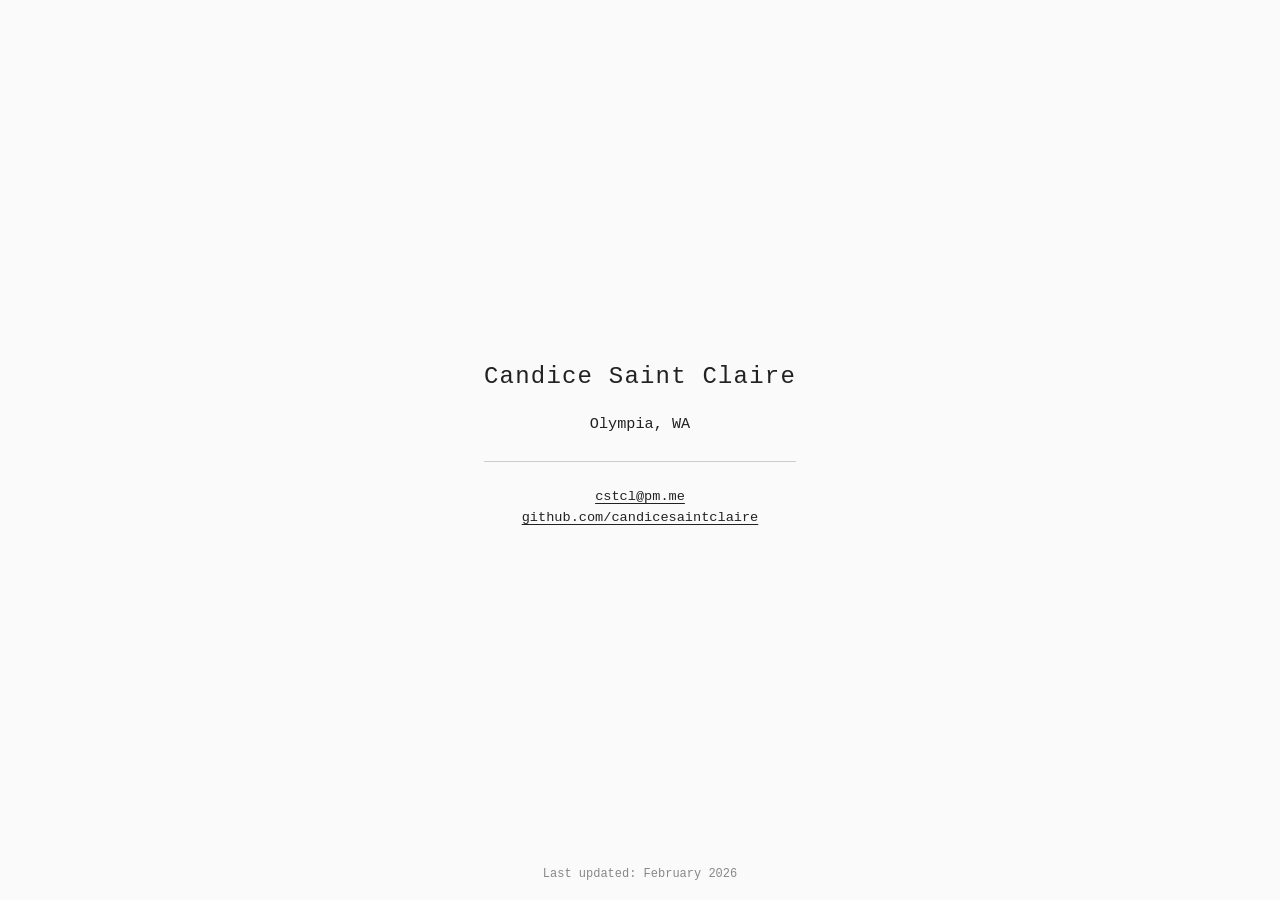
<file: index.html>
<!DOCTYPE html>
<html lang="en">
<head>
    <meta charset="UTF-8">
    <meta name="viewport" content="width=device-width, initial-scale=1.0">
    <title>Candice Saint Claire</title>
    <style>
        * {
            margin: 0;
            padding: 0;
            box-sizing: border-box;
        }
        
        body {
            font-family: "Courier New", Courier, monospace;
            background: #fafafa;
            color: #222;
            min-height: 100vh;
            display: flex;
            flex-direction: column;
            justify-content: center;
            align-items: center;
            padding: 2rem;
            line-height: 1.6;
        }
        
        main {
            max-width: 500px;
            text-align: center;
        }
        
        h1 {
            font-size: 1.5rem;
            font-weight: normal;
            margin-bottom: 1rem;
            letter-spacing: 0.05em;
        }
        
        p {
            margin-bottom: 0.8rem;
            font-size: 0.95rem;
        }
        
        a {
            color: #222;
            text-decoration: underline;
            text-underline-offset: 0.2em;
        }
        
        a:hover {
            background: #222;
            color: #fafafa;
        }
        
        .divider {
            margin: 1.5rem 0;
            border: none;
            border-top: 1px solid #ccc;
        }
        
        .contact {
            font-size: 0.85rem;
        }
        
        footer {
            position: fixed;
            bottom: 1rem;
            font-size: 0.75rem;
            color: #888;
        }
    </style>
</head>
<body>
    <main>
        <h1>Candice Saint Claire</h1>
        <p>Olympia, WA</p>
        
        <hr class="divider">
        
        <p class="contact">
            <a href="mailto:cstcl@pm.me">cstcl@pm.me</a><br>
            <a href="https://github.com/candicesaintclaire">github.com/candicesaintclaire</a>
        </p>
    </main>
    
    <footer>Last updated: February 2026</footer>
</body>
</html>
</file>
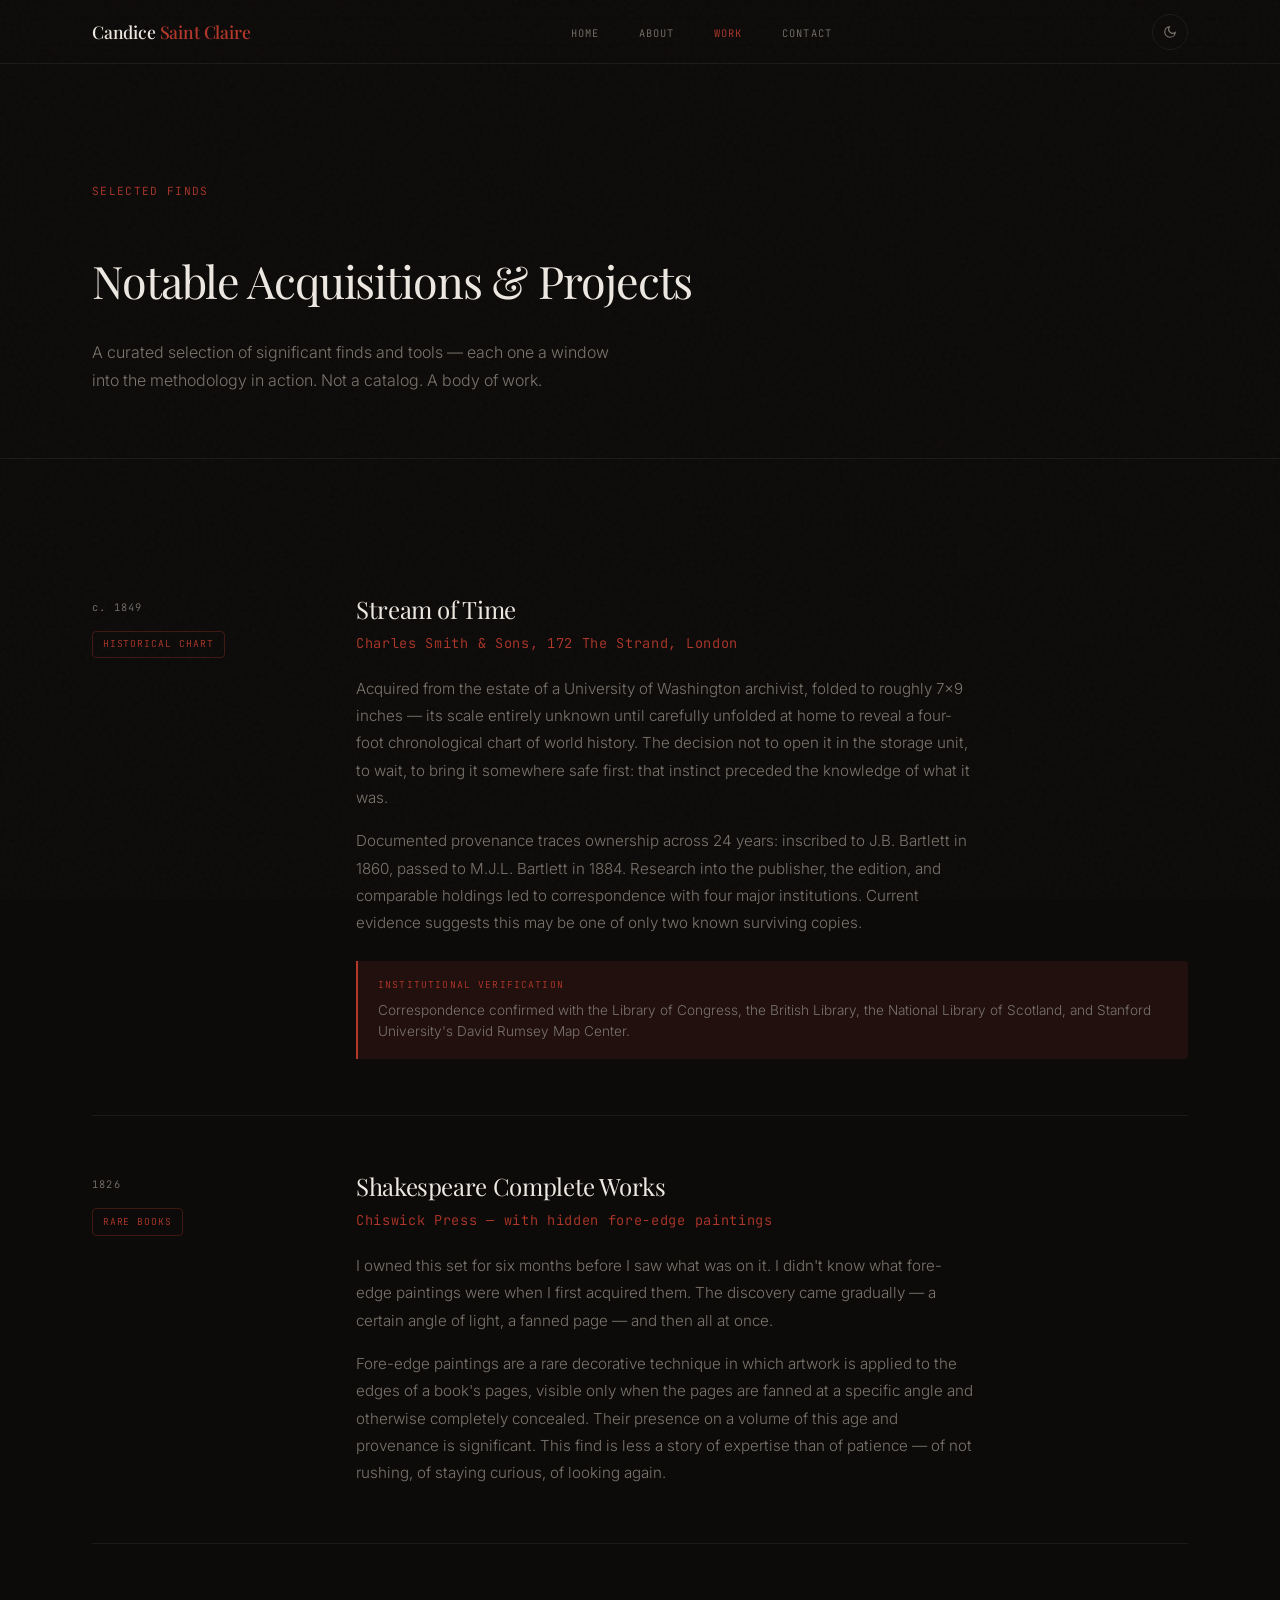
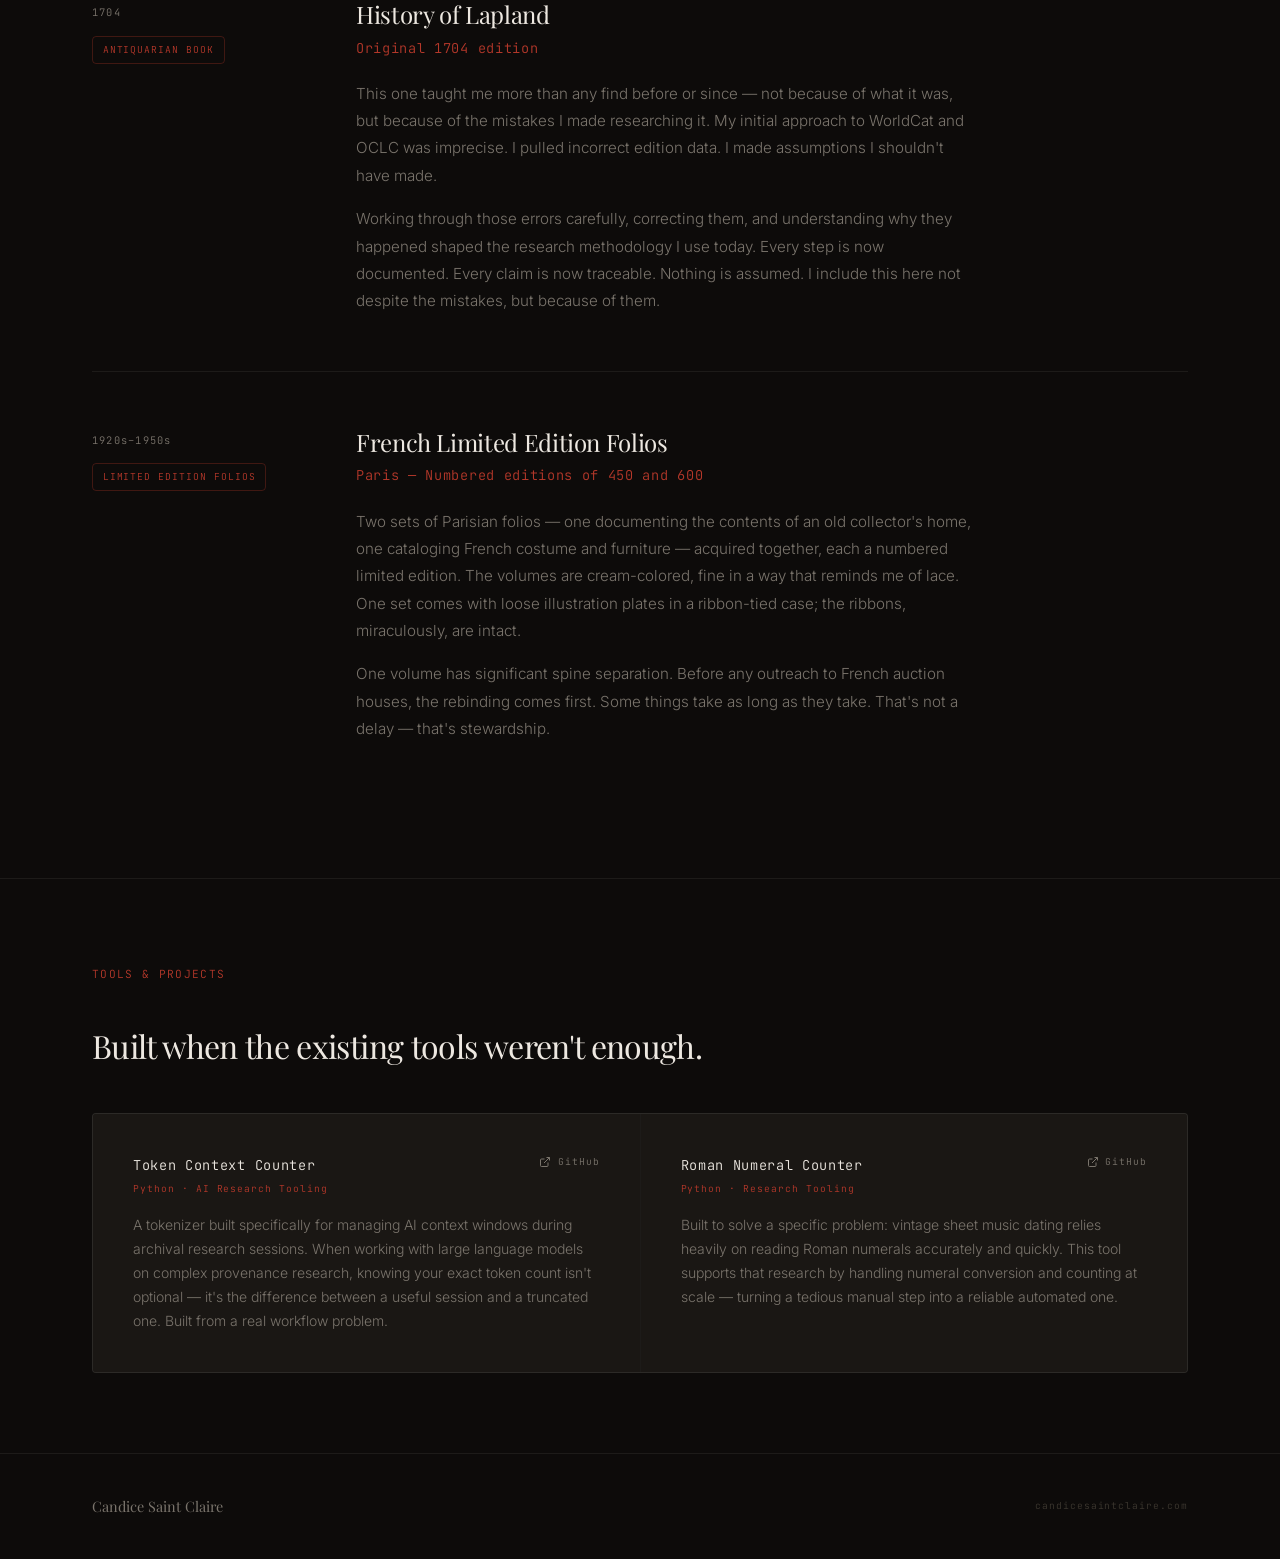
<file: work.html>
<!DOCTYPE html>
<html lang="en">
<head>
  <meta charset="UTF-8" />
  <meta name="viewport" content="width=device-width, initial-scale=1.0" />
  <title>Work — Candice Saint Claire</title>
  <meta name="description" content="Selected significant finds and research projects." />
  <link rel="stylesheet" href="style.css" />
</head>
<body>

  <!-- Navigation -->
  <nav>
    <div class="nav-inner">
      <a href="index.html" class="nav-logo">Candice <span>Saint Claire</span></a>
      <ul class="nav-links">
        <li><a href="index.html">Home</a></li>
        <li><a href="about.html">About</a></li>
        <li><a href="work.html">Work</a></li>
        <li><a href="contact.html">Contact</a></li>
      </ul>
      <div style="display:flex;align-items:center;gap:1rem;">
        <button class="theme-toggle" id="theme-toggle" aria-label="Toggle theme">
          <svg class="icon-moon" viewBox="0 0 24 24" fill="none" stroke="currentColor" stroke-width="2">
            <path d="M21 12.79A9 9 0 1 1 11.21 3 7 7 0 0 0 21 12.79z"/>
          </svg>
          <svg class="icon-sun" viewBox="0 0 24 24" fill="none" stroke="currentColor" stroke-width="2">
            <circle cx="12" cy="12" r="5"/>
            <line x1="12" y1="1" x2="12" y2="3"/>
            <line x1="12" y1="21" x2="12" y2="23"/>
            <line x1="4.22" y1="4.22" x2="5.64" y2="5.64"/>
            <line x1="18.36" y1="18.36" x2="19.78" y2="19.78"/>
            <line x1="1" y1="12" x2="3" y2="12"/>
            <line x1="21" y1="12" x2="23" y2="12"/>
            <line x1="4.22" y1="19.78" x2="5.64" y2="18.36"/>
            <line x1="18.36" y1="5.64" x2="19.78" y2="4.22"/>
          </svg>
        </button>
        <button class="nav-mobile-toggle" aria-label="Menu">
          <span></span><span></span><span></span>
        </button>
      </div>
    </div>
  </nav>

  <main class="page">

    <!-- Hero -->
    <section class="work-hero">
      <div class="container">
        <div class="section-label fade-up">
          <span class="mono">Selected Finds</span>
        </div>
        <h1 class="work-hero-title fade-up delay-1">Notable Acquisitions &amp; Projects</h1>
        <p class="work-hero-sub fade-up delay-2">
          A curated selection of significant finds and tools — each one a window into the methodology in action. Not a catalog. A body of work.
        </p>
      </div>
    </section>

    <!-- Archival Finds -->
    <section class="work-items">
      <div class="container">

        <!-- Stream of Time -->
        <div class="work-item observe">
          <div class="work-item-meta">
            <div class="work-item-date">c. 1849</div>
            <div class="work-item-tag">Historical Chart</div>
          </div>
          <div class="work-item-content">
            <h2 class="work-item-title">Stream of Time</h2>
            <div class="work-item-subtitle">Charles Smith &amp; Sons, 172 The Strand, London</div>
            <div class="work-item-body">
              <p>
                Acquired from the estate of a University of Washington archivist, folded to roughly 7×9 inches — its scale entirely unknown until carefully unfolded at home to reveal a four-foot chronological chart of world history. The decision not to open it in the storage unit, to wait, to bring it somewhere safe first: that instinct preceded the knowledge of what it was.
              </p>
              <p>
                Documented provenance traces ownership across 24 years: inscribed to J.B. Bartlett in 1860, passed to M.J.L. Bartlett in 1884. Research into the publisher, the edition, and comparable holdings led to correspondence with four major institutions. Current evidence suggests this may be one of only two known surviving copies.
              </p>
            </div>
            <div class="verification-block">
              <div class="verification-label">Institutional Verification</div>
              <div class="verification-text">Correspondence confirmed with the Library of Congress, the British Library, the National Library of Scotland, and Stanford University's David Rumsey Map Center.</div>
            </div>
          </div>
        </div>

        <!-- Shakespeare Fore-Edge -->
        <div class="work-item observe">
          <div class="work-item-meta">
            <div class="work-item-date">1826</div>
            <div class="work-item-tag">Rare Books</div>
          </div>
          <div class="work-item-content">
            <h2 class="work-item-title">Shakespeare Complete Works</h2>
            <div class="work-item-subtitle">Chiswick Press — with hidden fore-edge paintings</div>
            <div class="work-item-body">
              <p>
                I owned this set for six months before I saw what was on it. I didn't know what fore-edge paintings were when I first acquired them. The discovery came gradually — a certain angle of light, a fanned page — and then all at once.
              </p>
              <p>
                Fore-edge paintings are a rare decorative technique in which artwork is applied to the edges of a book's pages, visible only when the pages are fanned at a specific angle and otherwise completely concealed. Their presence on a volume of this age and provenance is significant. This find is less a story of expertise than of patience — of not rushing, of staying curious, of looking again.
              </p>
            </div>
          </div>
        </div>

        <!-- History of Lapland -->
        <div class="work-item observe">
          <div class="work-item-meta">
            <div class="work-item-date">1704</div>
            <div class="work-item-tag">Antiquarian Book</div>
          </div>
          <div class="work-item-content">
            <h2 class="work-item-title">History of Lapland</h2>
            <div class="work-item-subtitle">Original 1704 edition</div>
            <div class="work-item-body">
              <p>
                This one taught me more than any find before or since — not because of what it was, but because of the mistakes I made researching it. My initial approach to WorldCat and OCLC was imprecise. I pulled incorrect edition data. I made assumptions I shouldn't have made.
              </p>
              <p>
                Working through those errors carefully, correcting them, and understanding why they happened shaped the research methodology I use today. Every step is now documented. Every claim is now traceable. Nothing is assumed. I include this here not despite the mistakes, but because of them.
              </p>
            </div>
          </div>
        </div>

        <!-- French Folios -->
        <div class="work-item observe">
          <div class="work-item-meta">
            <div class="work-item-date">1920s–1950s</div>
            <div class="work-item-tag">Limited Edition Folios</div>
          </div>
          <div class="work-item-content">
            <h2 class="work-item-title">French Limited Edition Folios</h2>
            <div class="work-item-subtitle">Paris — Numbered editions of 450 and 600</div>
            <div class="work-item-body">
              <p>
                Two sets of Parisian folios — one documenting the contents of an old collector's home, one cataloging French costume and furniture — acquired together, each a numbered limited edition. The volumes are cream-colored, fine in a way that reminds me of lace. One set comes with loose illustration plates in a ribbon-tied case; the ribbons, miraculously, are intact.
              </p>
              <p>
                One volume has significant spine separation. Before any outreach to French auction houses, the rebinding comes first. Some things take as long as they take. That's not a delay — that's stewardship.
              </p>
            </div>
          </div>
        </div>

      </div>
    </section>

    <!-- GitHub Projects -->
    <section class="projects-section">
      <div class="container">
        <div class="section-label observe">
          <span class="mono">Tools &amp; Projects</span>
        </div>
        <h2 class="section-heading observe">Built when the existing tools weren't enough.</h2>
        <div class="projects-grid">

          <div class="project-card observe">
            <div class="project-card-header">
              <div>
                <div class="project-title">Token Context Counter</div>
                <div class="project-lang">Python · AI Research Tooling</div>
              </div>
              <a href="https://github.com" class="project-link" target="_blank" rel="noopener">
                <svg viewBox="0 0 24 24" fill="none" stroke="currentColor" stroke-width="2" width="12" height="12">
                  <path d="M18 13v6a2 2 0 0 1-2 2H5a2 2 0 0 1-2-2V8a2 2 0 0 1 2-2h6"/>
                  <polyline points="15 3 21 3 21 9"/>
                  <line x1="10" y1="14" x2="21" y2="3"/>
                </svg>
                GitHub
              </a>
            </div>
            <p class="project-body">
              A tokenizer built specifically for managing AI context windows during archival research sessions. When working with large language models on complex provenance research, knowing your exact token count isn't optional — it's the difference between a useful session and a truncated one. Built from a real workflow problem.
            </p>
          </div>

          <div class="project-card observe">
            <div class="project-card-header">
              <div>
                <div class="project-title">Roman Numeral Counter</div>
                <div class="project-lang">Python · Research Tooling</div>
              </div>
              <a href="https://github.com" class="project-link" target="_blank" rel="noopener">
                <svg viewBox="0 0 24 24" fill="none" stroke="currentColor" stroke-width="2" width="12" height="12">
                  <path d="M18 13v6a2 2 0 0 1-2 2H5a2 2 0 0 1-2-2V8a2 2 0 0 1 2-2h6"/>
                  <polyline points="15 3 21 3 21 9"/>
                  <line x1="10" y1="14" x2="21" y2="3"/>
                </svg>
                GitHub
              </a>
            </div>
            <p class="project-body">
              Built to solve a specific problem: vintage sheet music dating relies heavily on reading Roman numerals accurately and quickly. This tool supports that research by handling numeral conversion and counting at scale — turning a tedious manual step into a reliable automated one.
            </p>
          </div>

        </div>
      </div>
    </section>

  </main>

  <!-- Footer -->
  <footer>
    <div class="container">
      <div class="footer-inner">
        <span class="footer-name">Candice Saint Claire</span>
        <span class="footer-copy">candicesaintclaire.com</span>
      </div>
    </div>
  </footer>

  <script src="script.js"></script>
</body>
</html>
</file>
<file: style.css>
/* ============================================
   SAINT CLAIREVOYANT — Candice Saint Claire
   ============================================ */

@import url('https://fonts.googleapis.com/css2?family=Playfair+Display:ital,wght@0,400;0,500;0,600;1,400;1,500&family=Inter:wght@300;400;500&family=JetBrains+Mono:wght@400;500&display=swap');

/* ---- CSS Variables ---- */
:root {
  --bg:             #0D0B0A;
  --bg-secondary:   #151210;
  --bg-card:        #1A1714;
  --text:           #EDE8E1;
  --text-muted:     #7A746C;
  --text-faint:     #3D3830;
  --accent:         #B5382A;
  --accent-hover:   #CC4030;
  --accent-subtle:  rgba(181, 56, 42, 0.12);
  --border:         rgba(237, 232, 225, 0.07);
  --border-accent:  rgba(181, 56, 42, 0.3);
  --shadow:         0 1px 3px rgba(0,0,0,0.4), 0 8px 32px rgba(0,0,0,0.3);

  --font-display: 'Playfair Display', Georgia, serif;
  --font-body:    'Inter', system-ui, sans-serif;
  --font-mono:    'JetBrains Mono', 'Courier New', monospace;

  --nav-h: 64px;
  --max-w: 1160px;
  --radius: 4px;

  --transition: 0.25s cubic-bezier(0.4, 0, 0.2, 1);
}

[data-theme="light"] {
  --bg:             #F5F0E8;
  --bg-secondary:   #EDE8DF;
  --bg-card:        #FFFFFF;
  --text:           #1A1410;
  --text-muted:     #6B6258;
  --text-faint:     #C5BFB5;
  --accent:         #B5382A;
  --accent-hover:   #8F2B1F;
  --accent-subtle:  rgba(181, 56, 42, 0.08);
  --border:         rgba(26, 20, 16, 0.09);
  --border-accent:  rgba(181, 56, 42, 0.25);
  --shadow:         0 1px 3px rgba(0,0,0,0.06), 0 8px 32px rgba(0,0,0,0.08);
}

/* ---- Reset & Base ---- */
*, *::before, *::after { box-sizing: border-box; margin: 0; padding: 0; }

html {
  font-size: 16px;
  scroll-behavior: smooth;
  -webkit-font-smoothing: antialiased;
  -moz-osx-font-smoothing: grayscale;
}

body {
  background: var(--bg);
  color: var(--text);
  font-family: var(--font-body);
  font-weight: 300;
  line-height: 1.7;
  transition: background var(--transition), color var(--transition);
  min-height: 100vh;
  overflow-x: hidden;
}

/* Grain overlay */
body::before {
  content: '';
  position: fixed;
  inset: 0;
  background-image: url("data:image/svg+xml,%3Csvg viewBox='0 0 256 256' xmlns='http://www.w3.org/2000/svg'%3E%3Cfilter id='noise'%3E%3CfeTurbulence type='fractalNoise' baseFrequency='0.9' numOctaves='4' stitchTiles='stitch'/%3E%3C/filter%3E%3Crect width='100%25' height='100%25' filter='url(%23noise)' opacity='1'/%3E%3C/svg%3E");
  opacity: 0.025;
  pointer-events: none;
  z-index: 9999;
}

a { color: inherit; text-decoration: none; }
img { display: block; max-width: 100%; }
button { cursor: pointer; border: none; background: none; font-family: inherit; }

/* ---- Typography ---- */
.display {
  font-family: var(--font-display);
  font-weight: 400;
  line-height: 1.15;
  letter-spacing: -0.02em;
}

.mono {
  font-family: var(--font-mono);
  font-size: 0.7rem;
  letter-spacing: 0.12em;
  text-transform: uppercase;
  color: var(--accent);
}

/* ---- Layout Utilities ---- */
.container {
  max-width: var(--max-w);
  margin: 0 auto;
  padding: 0 2rem;
}

.container--narrow {
  max-width: 760px;
  margin: 0 auto;
  padding: 0 2rem;
}

/* ---- Navigation ---- */
nav {
  position: fixed;
  top: 0;
  left: 0;
  right: 0;
  height: var(--nav-h);
  z-index: 100;
  border-bottom: 1px solid var(--border);
  background: var(--bg);
  transition: background var(--transition), border-color var(--transition);
}

nav::after {
  content: '';
  position: absolute;
  inset: 0;
  backdrop-filter: blur(12px);
  -webkit-backdrop-filter: blur(12px);
  z-index: -1;
}

.nav-inner {
  max-width: var(--max-w);
  margin: 0 auto;
  padding: 0 2rem;
  height: 100%;
  display: flex;
  align-items: center;
  justify-content: space-between;
}

.nav-logo {
  font-family: var(--font-display);
  font-size: 1.1rem;
  font-weight: 500;
  letter-spacing: -0.01em;
  color: var(--text);
  transition: color var(--transition);
}

.nav-logo span {
  color: var(--accent);
}

.nav-links {
  display: flex;
  align-items: center;
  gap: 2.5rem;
  list-style: none;
}

.nav-links a {
  font-family: var(--font-mono);
  font-size: 0.65rem;
  letter-spacing: 0.1em;
  text-transform: uppercase;
  color: var(--text-muted);
  transition: color var(--transition);
}

.nav-links a:hover,
.nav-links a.active {
  color: var(--text);
}

.nav-links a.active {
  color: var(--accent);
}

/* Theme toggle */
.theme-toggle {
  width: 36px;
  height: 36px;
  border-radius: 50%;
  border: 1px solid var(--border);
  display: flex;
  align-items: center;
  justify-content: center;
  color: var(--text-muted);
  transition: all var(--transition);
  background: transparent;
}

.theme-toggle:hover {
  border-color: var(--accent);
  color: var(--accent);
}

.theme-toggle svg {
  width: 14px;
  height: 14px;
}

.icon-sun { display: none; }
.icon-moon { display: block; }

[data-theme="light"] .icon-sun { display: block; }
[data-theme="light"] .icon-moon { display: none; }

/* Mobile menu toggle */
.nav-mobile-toggle {
  display: none;
  flex-direction: column;
  gap: 5px;
  width: 24px;
  padding: 4px 0;
}

.nav-mobile-toggle span {
  display: block;
  height: 1px;
  background: var(--text-muted);
  transition: all var(--transition);
}

/* ---- Page Wrapper ---- */
.page {
  padding-top: var(--nav-h);
}

/* ---- Home: Hero ---- */
.hero {
  min-height: calc(100vh - var(--nav-h));
  display: grid;
  grid-template-columns: 1fr 1fr;
  align-items: stretch;
  position: relative;
}

.hero-content {
  display: flex;
  flex-direction: column;
  justify-content: center;
  padding: 6rem 4rem 6rem 2rem;
  max-width: 600px;
  margin-left: auto;
}

.hero-label {
  margin-bottom: 1.5rem;
}

.hero-title {
  font-family: var(--font-display);
  font-size: clamp(2.4rem, 4vw, 3.8rem);
  font-weight: 400;
  line-height: 1.12;
  letter-spacing: -0.025em;
  margin-bottom: 2rem;
  color: var(--text);
}

.hero-title em {
  font-style: italic;
  color: var(--accent);
}

.hero-divider {
  width: 40px;
  height: 1px;
  background: var(--accent);
  margin-bottom: 2rem;
}

.hero-body {
  font-size: 1rem;
  color: var(--text-muted);
  max-width: 440px;
  line-height: 1.75;
  margin-bottom: 3rem;
}

.hero-cta {
  display: inline-flex;
  align-items: center;
  gap: 0.75rem;
  font-family: var(--font-mono);
  font-size: 0.65rem;
  letter-spacing: 0.12em;
  text-transform: uppercase;
  color: var(--text);
  border: 1px solid var(--border);
  padding: 0.875rem 1.5rem;
  border-radius: var(--radius);
  transition: all var(--transition);
}

.hero-cta:hover {
  border-color: var(--accent);
  color: var(--accent);
}

.hero-cta svg {
  width: 12px;
  height: 12px;
  transition: transform var(--transition);
}

.hero-cta:hover svg {
  transform: translateX(3px);
}

.hero-image {
  position: relative;
  overflow: hidden;
}

.hero-image img {
  width: 100%;
  height: 100%;
  object-fit: cover;
  object-position: center top;
  filter: grayscale(100%) contrast(1.05);
  transition: filter 1.2s ease;
}

/* Red color preserve on the sweater via mix-blend-mode trick */
.hero-image::after {
  content: '';
  position: absolute;
  inset: 0;
  background: linear-gradient(
    to right,
    var(--bg) 0%,
    transparent 30%
  );
  pointer-events: none;
}

/* ---- Home: Pillars ---- */
.pillars {
  padding: 6rem 0;
  border-top: 1px solid var(--border);
}

.pillars-header {
  margin-bottom: 3rem;
}

.pillars-grid {
  display: grid;
  grid-template-columns: repeat(3, 1fr);
  gap: 1px;
  background: var(--border);
  border: 1px solid var(--border);
  border-radius: var(--radius);
  overflow: hidden;
}

.pillar {
  background: var(--bg);
  padding: 2.5rem;
  transition: background var(--transition);
}

.pillar:hover {
  background: var(--bg-card);
}

.pillar-number {
  font-family: var(--font-mono);
  font-size: 0.6rem;
  letter-spacing: 0.15em;
  color: var(--text-faint);
  margin-bottom: 1.25rem;
}

.pillar-title {
  font-family: var(--font-display);
  font-size: 1.4rem;
  font-weight: 400;
  margin-bottom: 1rem;
  color: var(--text);
}

.pillar-title span {
  color: var(--accent);
  font-style: italic;
}

.pillar-body {
  font-size: 0.9rem;
  color: var(--text-muted);
  line-height: 1.7;
}

/* ---- About Page ---- */
.about-hero {
  padding: 7rem 0 5rem;
  border-bottom: 1px solid var(--border);
}

.about-hero-inner {
  display: grid;
  grid-template-columns: 1fr 340px;
  gap: 6rem;
  align-items: start;
}

.about-tagline {
  font-family: var(--font-display);
  font-size: clamp(2.2rem, 3.5vw, 3.2rem);
  font-weight: 400;
  line-height: 1.15;
  letter-spacing: -0.025em;
  margin-bottom: 2.5rem;
}

.about-tagline em {
  font-style: italic;
  color: var(--accent);
}

.about-intro {
  font-size: 1.05rem;
  color: var(--text-muted);
  line-height: 1.8;
  margin-bottom: 1.5rem;
}

.about-sidebar {
  padding-top: 0.5rem;
}

.sidebar-item {
  padding: 1.25rem 0;
  border-bottom: 1px solid var(--border);
}

.sidebar-item:first-child {
  border-top: 1px solid var(--border);
}

.sidebar-label {
  font-family: var(--font-mono);
  font-size: 0.6rem;
  letter-spacing: 0.14em;
  text-transform: uppercase;
  color: var(--accent);
  margin-bottom: 0.4rem;
}

.sidebar-value {
  font-size: 0.9rem;
  color: var(--text);
  line-height: 1.5;
}

/* About Sections */
.about-section {
  padding: 5rem 0;
  border-bottom: 1px solid var(--border);
}

.about-section:last-child {
  border-bottom: none;
}

.section-label {
  margin-bottom: 2.5rem;
}

.section-heading {
  font-family: var(--font-display);
  font-size: clamp(1.6rem, 2.5vw, 2.2rem);
  font-weight: 400;
  line-height: 1.2;
  letter-spacing: -0.02em;
  margin-bottom: 1.5rem;
}

.prose {
  font-size: 1rem;
  color: var(--text-muted);
  line-height: 1.8;
  max-width: 680px;
}

.prose p + p {
  margin-top: 1.25rem;
}

.prose strong {
  color: var(--text);
  font-weight: 500;
}

/* SIS Cards */
.sis-grid {
  display: grid;
  grid-template-columns: repeat(3, 1fr);
  gap: 1px;
  background: var(--border);
  border: 1px solid var(--border);
  border-radius: var(--radius);
  overflow: hidden;
  margin-top: 3rem;
}

.sis-card {
  background: var(--bg-card);
  padding: 2.5rem;
}

.sis-number {
  font-family: var(--font-display);
  font-size: 2.5rem;
  font-weight: 400;
  color: var(--text-faint);
  line-height: 1;
  margin-bottom: 1.25rem;
  font-style: italic;
}

.sis-title {
  font-family: var(--font-display);
  font-size: 1.25rem;
  font-weight: 500;
  color: var(--text);
  margin-bottom: 1rem;
}

.sis-body {
  font-size: 0.875rem;
  color: var(--text-muted);
  line-height: 1.7;
}

/* Closing quote */
.about-closing {
  padding: 5rem 0;
  text-align: center;
}

.closing-quote {
  font-family: var(--font-display);
  font-size: clamp(1.2rem, 2vw, 1.6rem);
  font-weight: 400;
  font-style: italic;
  color: var(--text-muted);
  max-width: 640px;
  margin: 0 auto;
  line-height: 1.5;
}

.closing-quote em {
  color: var(--accent);
  font-style: normal;
}

/* ---- Work Page ---- */
.work-hero {
  padding: 7rem 0 4rem;
  border-bottom: 1px solid var(--border);
}

.work-hero-title {
  font-family: var(--font-display);
  font-size: clamp(2rem, 3.5vw, 3rem);
  font-weight: 400;
  letter-spacing: -0.025em;
  margin-bottom: 1.25rem;
}

.work-hero-sub {
  font-size: 1rem;
  color: var(--text-muted);
  max-width: 520px;
  line-height: 1.7;
}

/* Work Items */
.work-items {
  padding: 5rem 0;
  border-bottom: 1px solid var(--border);
}

.work-item {
  display: grid;
  grid-template-columns: 200px 1fr;
  gap: 4rem;
  padding: 3.5rem 0;
  border-bottom: 1px solid var(--border);
  align-items: start;
}

.work-item:last-child {
  border-bottom: none;
}

.work-item-meta {
  padding-top: 0.25rem;
}

.work-item-date {
  font-family: var(--font-mono);
  font-size: 0.65rem;
  letter-spacing: 0.12em;
  color: var(--text-muted);
  margin-bottom: 0.75rem;
}

.work-item-tag {
  display: inline-block;
  font-family: var(--font-mono);
  font-size: 0.6rem;
  letter-spacing: 0.1em;
  text-transform: uppercase;
  color: var(--accent);
  border: 1px solid var(--border-accent);
  padding: 0.3rem 0.6rem;
  border-radius: var(--radius);
}

.work-item-content {}

.work-item-title {
  font-family: var(--font-display);
  font-size: 1.5rem;
  font-weight: 400;
  letter-spacing: -0.015em;
  margin-bottom: 0.5rem;
  line-height: 1.2;
}

.work-item-subtitle {
  font-size: 0.85rem;
  color: var(--accent);
  font-family: var(--font-mono);
  letter-spacing: 0.05em;
  margin-bottom: 1.25rem;
}

.work-item-body {
  font-size: 0.95rem;
  color: var(--text-muted);
  line-height: 1.8;
  max-width: 620px;
}

.work-item-body p + p {
  margin-top: 1rem;
}

.verification-block {
  margin-top: 1.5rem;
  padding: 1rem 1.25rem;
  border-left: 2px solid var(--accent);
  background: var(--accent-subtle);
  border-radius: 0 var(--radius) var(--radius) 0;
}

.verification-label {
  font-family: var(--font-mono);
  font-size: 0.6rem;
  letter-spacing: 0.12em;
  text-transform: uppercase;
  color: var(--accent);
  margin-bottom: 0.4rem;
}

.verification-text {
  font-size: 0.85rem;
  color: var(--text-muted);
  line-height: 1.6;
}

/* Projects Section */
.projects-section {
  padding: 5rem 0;
}

.projects-grid {
  display: grid;
  grid-template-columns: repeat(2, 1fr);
  gap: 1px;
  background: var(--border);
  border: 1px solid var(--border);
  border-radius: var(--radius);
  overflow: hidden;
  margin-top: 3rem;
}

.project-card {
  background: var(--bg-card);
  padding: 2.5rem;
  transition: background var(--transition);
}

.project-card:hover {
  background: var(--bg-secondary);
}

.project-card-header {
  display: flex;
  align-items: flex-start;
  justify-content: space-between;
  margin-bottom: 1rem;
}

.project-title {
  font-family: var(--font-mono);
  font-size: 0.85rem;
  letter-spacing: 0.05em;
  color: var(--text);
  margin-bottom: 0.25rem;
}

.project-lang {
  font-family: var(--font-mono);
  font-size: 0.6rem;
  letter-spacing: 0.1em;
  color: var(--accent);
}

.project-link {
  display: flex;
  align-items: center;
  gap: 0.4rem;
  font-family: var(--font-mono);
  font-size: 0.6rem;
  letter-spacing: 0.1em;
  color: var(--text-muted);
  transition: color var(--transition);
}

.project-link:hover {
  color: var(--accent);
}

.project-body {
  font-size: 0.875rem;
  color: var(--text-muted);
  line-height: 1.7;
}

/* ---- Contact Page ---- */
.contact-hero {
  padding: 7rem 0 5rem;
  border-bottom: 1px solid var(--border);
}

.contact-hero-title {
  font-family: var(--font-display);
  font-size: clamp(2.2rem, 3.5vw, 3.2rem);
  font-weight: 400;
  letter-spacing: -0.025em;
  line-height: 1.15;
  margin-bottom: 2rem;
  max-width: 560px;
}

.contact-body {
  padding: 5rem 0;
}

.contact-grid {
  display: grid;
  grid-template-columns: 1fr 400px;
  gap: 6rem;
  align-items: start;
}

.contact-copy p {
  font-size: 1rem;
  color: var(--text-muted);
  line-height: 1.8;
  margin-bottom: 1.25rem;
  max-width: 560px;
}

.contact-copy p:first-child {
  font-size: 1.1rem;
  color: var(--text);
}

.contact-copy strong {
  color: var(--text);
  font-weight: 500;
}

.contact-sidebar {}

.contact-methods {
  margin-bottom: 3rem;
}

.contact-method {
  display: flex;
  align-items: center;
  gap: 1rem;
  padding: 1rem 0;
  border-bottom: 1px solid var(--border);
  font-size: 0.9rem;
  color: var(--text-muted);
  transition: color var(--transition);
}

.contact-method:first-child {
  border-top: 1px solid var(--border);
}

.contact-method:hover {
  color: var(--text);
}

.contact-method-icon {
  width: 32px;
  height: 32px;
  border: 1px solid var(--border);
  border-radius: 50%;
  display: flex;
  align-items: center;
  justify-content: center;
  color: var(--accent);
  flex-shrink: 0;
}

.contact-method-icon svg {
  width: 13px;
  height: 13px;
}

.contact-note {
  font-size: 0.8rem;
  color: var(--text-muted);
  font-family: var(--font-mono);
  letter-spacing: 0.05em;
  line-height: 1.6;
  padding: 1.25rem;
  border: 1px solid var(--border);
  border-radius: var(--radius);
}

/* ---- Footer ---- */
footer {
  border-top: 1px solid var(--border);
  padding: 2.5rem 0;
}

.footer-inner {
  display: flex;
  align-items: center;
  justify-content: space-between;
}

.footer-name {
  font-family: var(--font-display);
  font-size: 0.9rem;
  color: var(--text-muted);
}

.footer-copy {
  font-family: var(--font-mono);
  font-size: 0.6rem;
  letter-spacing: 0.1em;
  color: var(--text-faint);
}

/* ---- Animations ---- */
@keyframes fadeUp {
  from { opacity: 0; transform: translateY(16px); }
  to   { opacity: 1; transform: translateY(0); }
}

.fade-up {
  animation: fadeUp 0.7s cubic-bezier(0.4, 0, 0.2, 1) both;
}

.delay-1 { animation-delay: 0.1s; }
.delay-2 { animation-delay: 0.2s; }
.delay-3 { animation-delay: 0.3s; }
.delay-4 { animation-delay: 0.45s; }
.delay-5 { animation-delay: 0.6s; }

/* ---- Responsive ---- */
@media (max-width: 900px) {
  .hero {
    grid-template-columns: 1fr;
    min-height: auto;
  }

  .hero-content {
    padding: 4rem 0 3rem;
    max-width: 100%;
    margin: 0;
  }

  .hero-image {
    height: 60vw;
    order: -1;
  }

  .hero-image::after {
    background: linear-gradient(
      to bottom,
      transparent 60%,
      var(--bg) 100%
    );
  }

  .pillars-grid,
  .sis-grid {
    grid-template-columns: 1fr;
  }

  .about-hero-inner {
    grid-template-columns: 1fr;
    gap: 3rem;
  }

  .work-item {
    grid-template-columns: 1fr;
    gap: 1.5rem;
  }

  .projects-grid {
    grid-template-columns: 1fr;
  }

  .contact-grid {
    grid-template-columns: 1fr;
    gap: 3rem;
  }

  .footer-inner {
    flex-direction: column;
    gap: 0.75rem;
    text-align: center;
  }
}

@media (max-width: 640px) {
  :root { --nav-h: 56px; }

  .container, .container--narrow { padding: 0 1.25rem; }

  .nav-links { display: none; }

  .nav-mobile-toggle { display: flex; }

  .nav-links.open {
    display: flex;
    flex-direction: column;
    position: fixed;
    top: var(--nav-h);
    left: 0;
    right: 0;
    background: var(--bg);
    border-bottom: 1px solid var(--border);
    padding: 1.5rem;
    gap: 1.5rem;
  }

  .hero-content { padding: 2.5rem 0 2rem; }

  .about-hero, .work-hero, .contact-hero { padding: 4rem 0 3rem; }

  .about-section, .work-items, .projects-section, .contact-body { padding: 3rem 0; }
}
</file>
